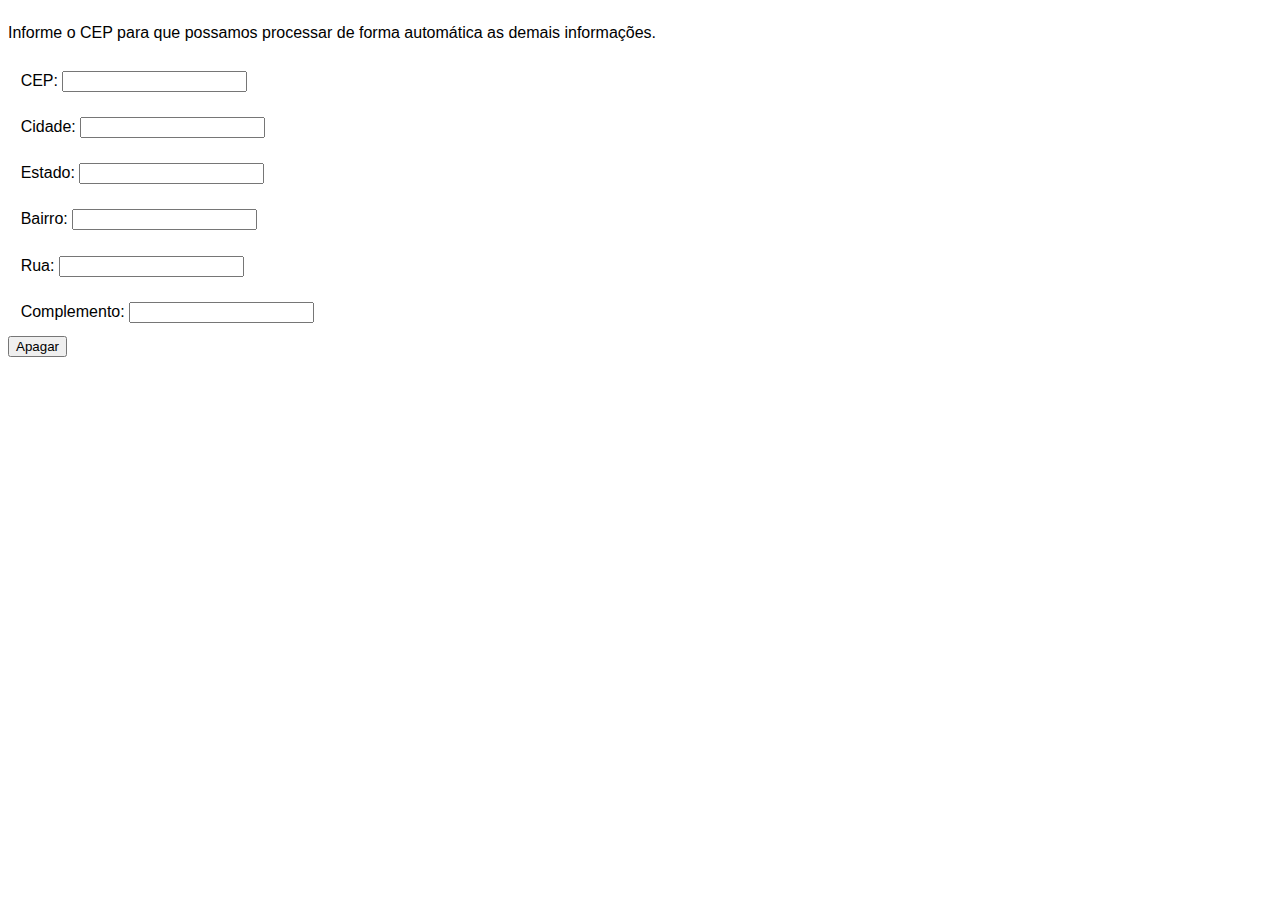
<file: meu_cep/index.html>
<!DOCTYPE html>
<html>
<head>
    <title>Buscar CEP com Javascript</title>
<meta charset="utf-8">
<link rel="stylesheet" type="text/css" href="cep.css">
</head>
<body>
<div>
    <p>Informe o CEP para que possamos processar de forma automática as demais informações.</p>
    <label>CEP: <input type="text" id="txtCep"></label>
    <label>Cidade: <input type="text" id="txtCidade"></label>
    <label>Estado: <input type="text" id="txtEstado"></label>
    <label>Bairro: <input type="text" id="txtBairro"></label>
    <label>Rua: <input type="text" id="txtRua"></label>
    <label>Complemento: <input type="text" id="txtComplemento"></label>
   <a href="index.html"> <button> Apagar </button> </a>
</div>      
<script src="jquery-3.4.1.min.js"></script>
<script src="main.js"></script>
</body>
</html>
</file>
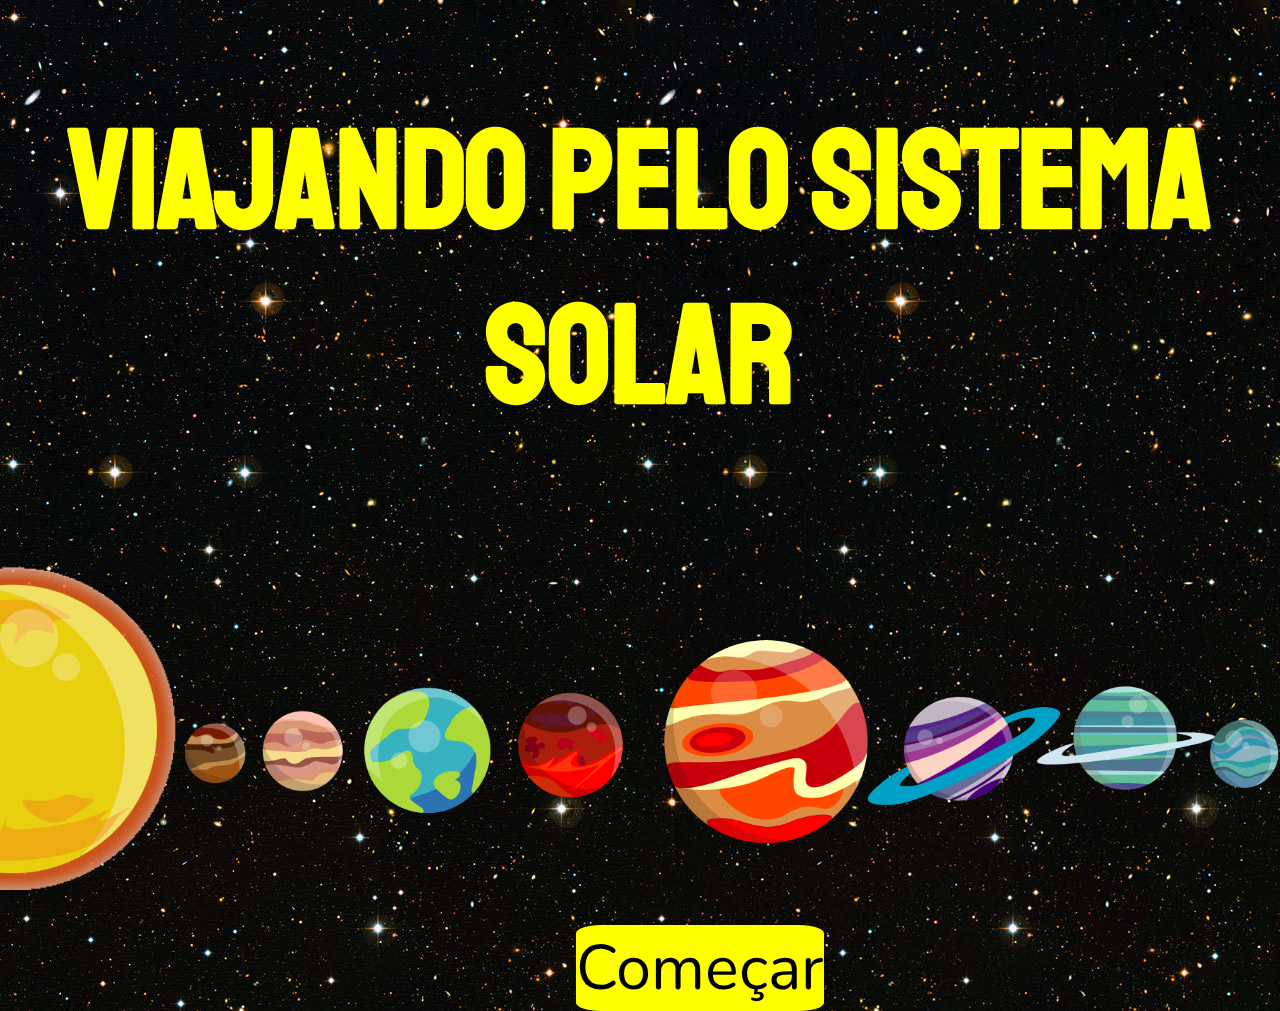
<file: site/index.html>
<!DOCTYPE html>
<html lang="pt-br">
<head>
	<title>Viajando pelo Sistema Solar</title>
	<meta charset="utf-8">
	<link rel="stylesheet" type="text/css" href="index.css">
	<link href="https://fonts.googleapis.com/css?family=Staatliches&display=swap" rel="stylesheet">
	<link href="https://fonts.googleapis.com/css?family=Nunito&display=swap" rel="stylesheet">
	<link rel="apple-touch-icon" sizes="57x57" href="./1x/apple-icon-57x57.png">
   <link rel="apple-touch-icon" sizes="60x60" href="./1x/apple-icon-60x60.png">
   <link rel="apple-touch-icon" sizes="72x72" href="./1x/apple-icon-72x72.png">
   <link rel="apple-touch-icon" sizes="114x114" href="./1x/apple-icon-114x114.png">
   <link rel="apple-touch-icon" sizes="120x120" href="./1x/apple-icon-120x120.png">
   <link rel="apple-touch-icon" sizes="152x152" href="./1x/apple-icon-152x152.png">
   <link rel="apple-touch-icon" sizes="180x180" href="./1x/apple-icon-180x180.png">
   <link rel="icon" type="image/png" sizes="192x192"  href="./1x/android-icon-192x192.png">
   <link rel="icon" type="image/png" sizes="32x32" href="./1x/favicon-32x32.png">
   <link rel="icon" type="image/png" sizes="96x96" href="./1x/favicon-96x96.png">
   <link rel="icon" type="image/png" sizes="16x16" href="./1x/favicon-16x16.png">
   <link rel="manifest" href="/manifest.json">
   <meta name="msapplication-TileColor" content="#ffffff">
   <meta name="msapplication-TileImage" content="/ms-icon-144x144.png">
   <meta name="theme-color" content="#ffffff">
</head>
<body>
<a href="#escolha" class="visually-hidden">Pular</a>

	<div class="container">
		<div class="row"></div>

		<div class="col"> 
			<a href="#" class="titulo"><div class="titulo"><h1>Viajando pelo sistema solar</h1></div></a>

	</div>
	</div>

	<div class="row-2">
			<img id="planetas" src="juntos.png" alt="Planetas do sitema solar em desenho">
	</div>
	<div class="row-3">
		<span class="link">
		
			<a href="escolha.html" id="escolha"> Começar </a>
	</span>
	</div>


	


</body>
</html>
</file>
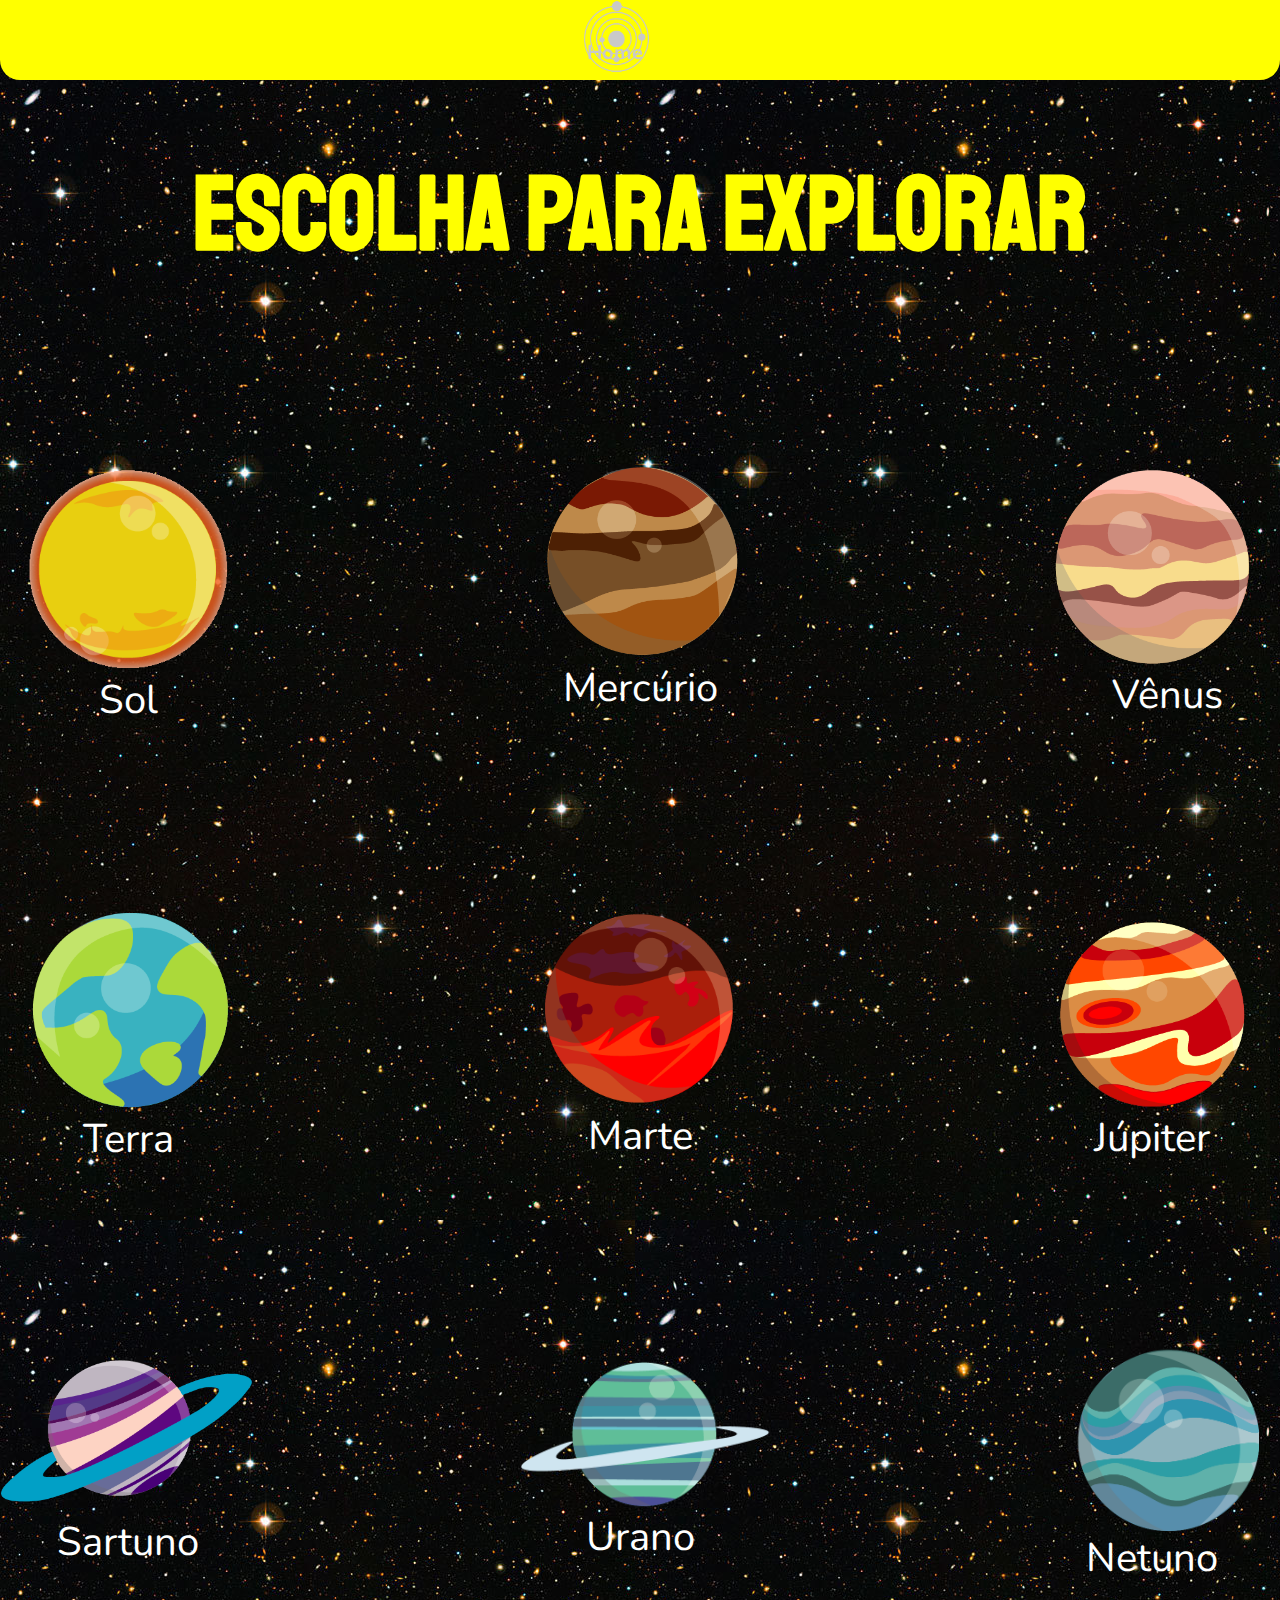
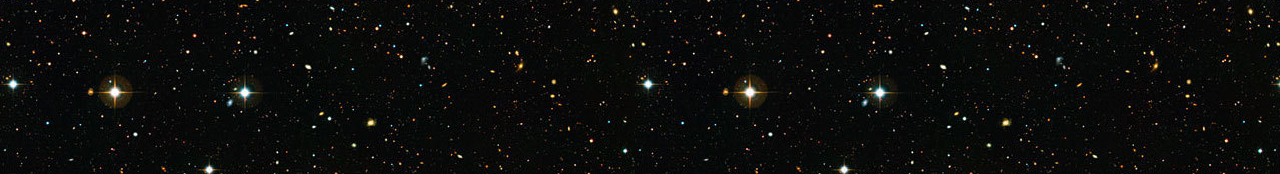
<file: site/escolha.html>
<!DOCTYPE html>

<html lang="pt-br">
<head>
	<meta charset="utf-8">
	
	<title>Viajando pelo sistema solar</title>
	<link rel="stylesheet" type="text/css" href="escolha.css">
	
	<link href="https://fonts.googleapis.com/css?family=Staatliches&display=swap" rel="stylesheet">
	<link href="https://fonts.googleapis.com/css?family=Nunito&display=swap" rel="stylesheet">
</head>
<body>
	<a href="#escolha" class="visually-hidden">Pular</a>
	<a  id="link_home" href="index.html"><div class="nav">
		<figure class="home">

	 <img id="logo" src="logo.png" alt="Home">
	 <figcaption>
	 	<h2>Home</h2>
	 </figcaption>


		</figure>

	</div></a>
	<div class="row"> <a href="#"><h1 class="escolha" id="escolha">Escolha para explorar</h1></a></div>
	<div class="game-board">
  <div class="box">

  	<img id="sun" src="sun.png" alt="Sol">

  	<a class="ei" 

  	id="sun1" href="sol.html" >Sol</a>

  </div>
  <div class="box"><img id="merc" src="mercurio.png" alt="Mercúrio">
  	<a class="ei" id="merc1" href="mercurio.html"> Mercúrio</a>

  </div>
  <div class="box"><img id="venus" src="venus.png" alt="Vênus">
  	<a class="ei" id="ven1" href="venus.html">Vênus</a>

  </div>

  <div class="box"><img id="terra" src="terra.png" alt="Terra">
  	<a id="ter1" href="terra.html">Terra</a>

  </div>
  <div class="box"><img id="marte" src="marte.png" alt="Marte">
  	<a class="mar1" href="marte.html">Marte</a>

  </div>
  <div class="box"><img id="jupiter" src="jupiter.png" alt="Júpiter">
  	<a class="jup1" href="jupiter.html">Júpiter</a>

  </div>
  <div class="box"><img id="saturno" src="saturno.png" alt="Sartuno">
  	<a class="sart1" href="saturno.html">Sartuno</a>

  </div>

  <div class="box"><img id="urano" src="urano.png" alt="Urano">
  	<a class="ura1" href="urano.html">Urano</a>
  </div>
  <div class="box"><img id="netuno" src="netuno.png" alt="Netuno">
  	<a class="net1" href="netuno.html">Netuno</a>

  </div>
</div>

</body>
</html>
</file>
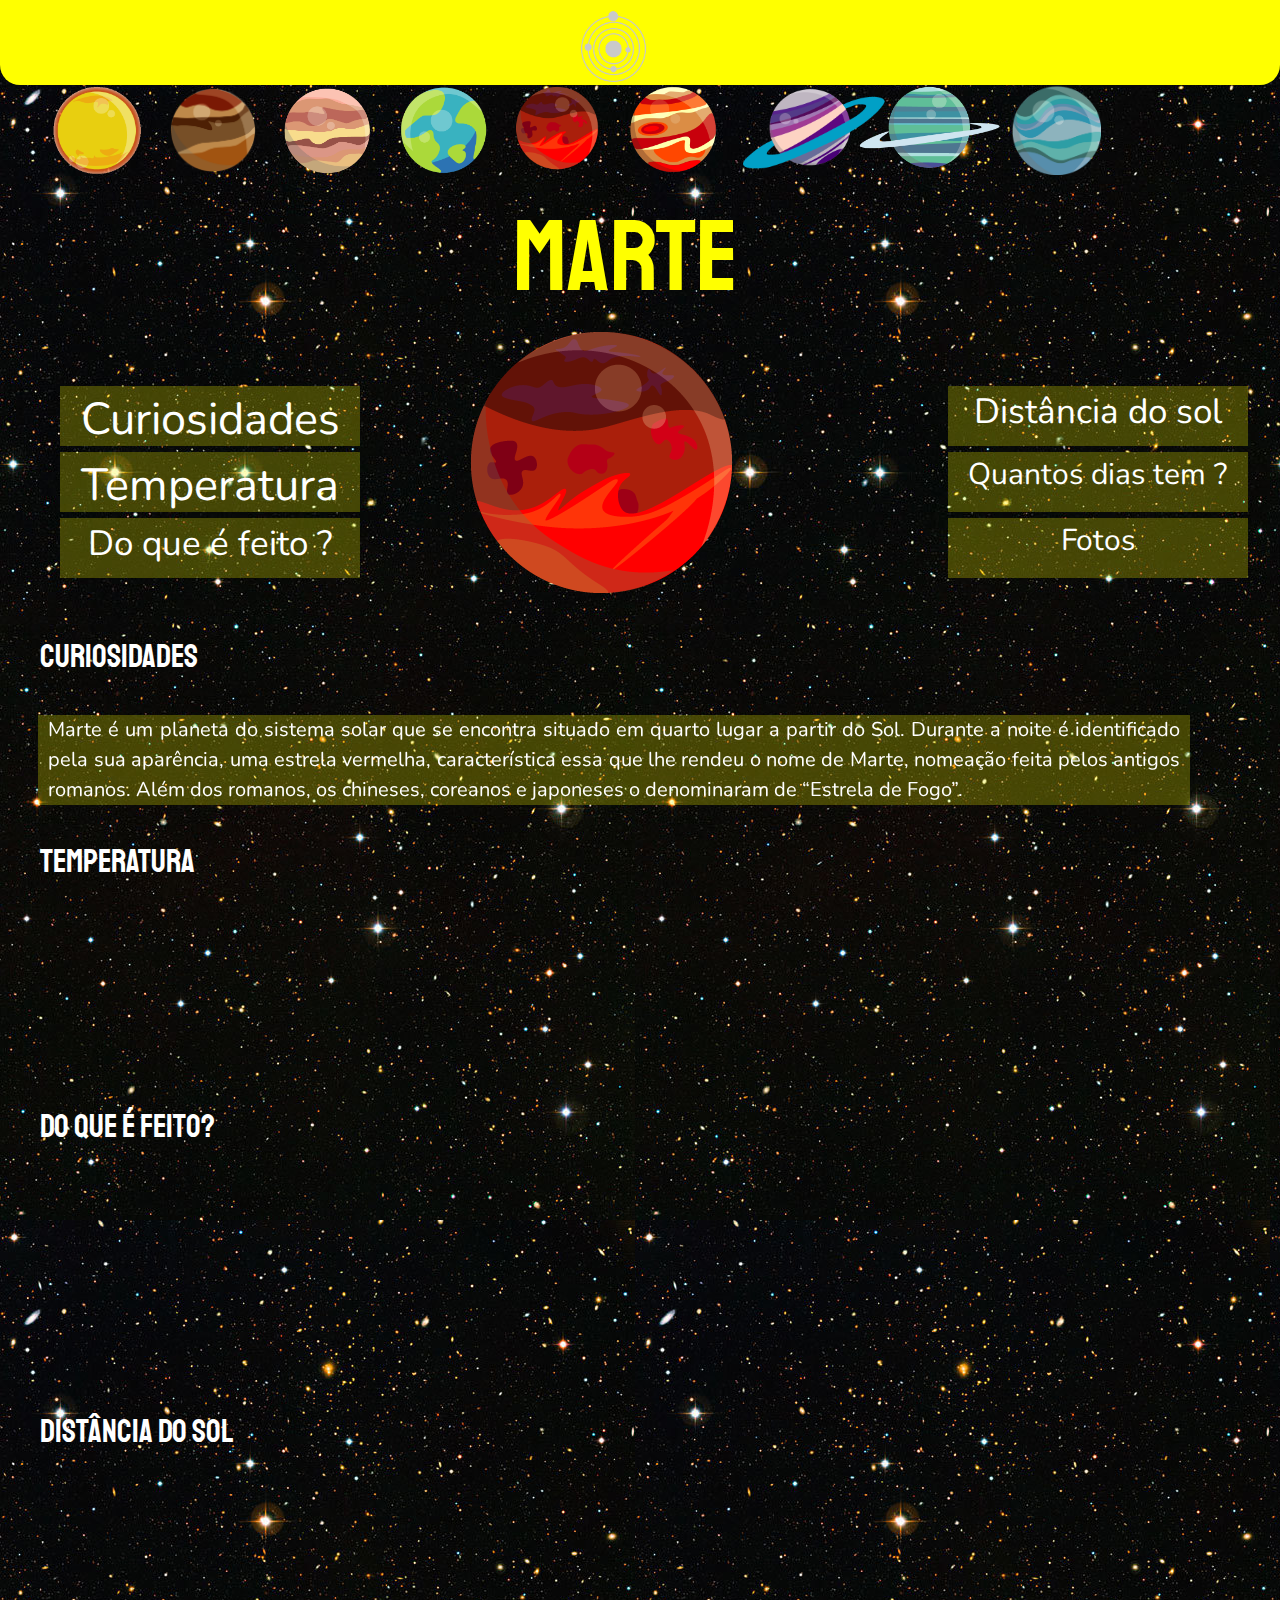
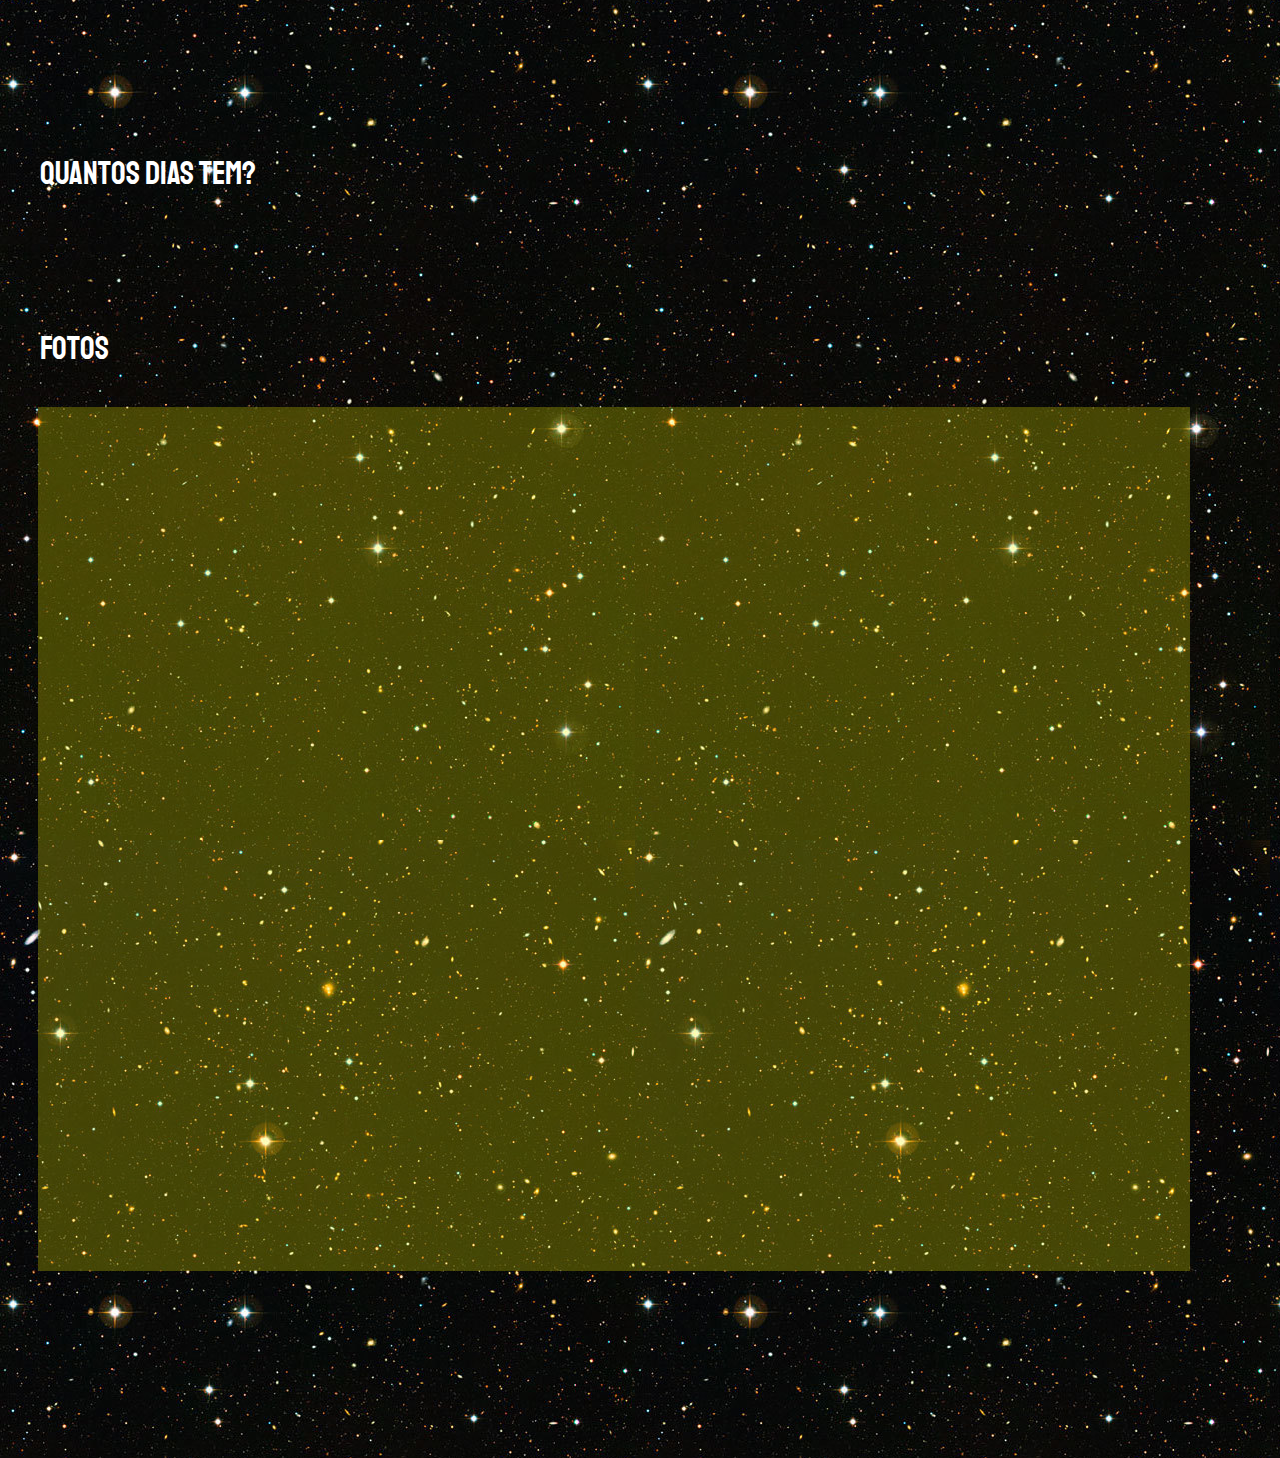
<file: site/marte.html>
<!DOCTYPE html>
<html lang="pt-br">
<head>
	<meta charset="utf-8">
	<title>Viajando pelo sistema solar - Mercúrio</title>
	<link rel="stylesheet" type="text/css" href="mercurio.css">
	<link rel="stylesheet" href="https://stackpath.bootstrapcdn.com/bootstrap/4.3.1/css/bootstrap.min.css" integrity="sha384-ggOyR0iXCbMQv3Xipma34MD+dH/1fQ784/j6cY/iJTQUOhcWr7x9JvoRxT2MZw1T" crossorigin="anonymous">
	<link href="https://fonts.googleapis.com/css?family=Staatliches&display=swap" rel="stylesheet">
	<link href="https://fonts.googleapis.com/css?family=Nunito&display=swap" rel="stylesheet">

    <link href="https://unpkg.com/aos@2.3.1/dist/aos.css" rel="stylesheet">

 
</head>


<body>
	<a href="#pular" class="sr-only sr-only-focusable">Pular</a>
	<a  id="link_home" href="index.html">
		<div class="nav-a">
		<figure class="home">

	 <img id="logo" src="logo.png" alt="home">
	 <figcaption>
	 	<p class="phome">Home</p>
	 </figcaption>


		</figure>
		</div></a>

	<div class="row-1">

		


	<a href="sol.html" class="xuxu">
      <span class="xuxu">
        
        <img id="sun-menu" src="sun.png" alt="Sol">
      
        <span class="name">Sol</span>
       
        </span>
    </a>


         <a href="#" class="xuxu">
  
			<span class="xuxu">
		<img id="merc-menu" src="mercurio.png" alt="mercúrio">
		<span class="name">Mércurio</span>
		</span>
		</a>
		<a href="venus.html" class="xuxu">
	       <span class="xuxu">
		<img id="ven-menu" src="venus.png" alt="vênus">
		<span  class="name">Vênus</span>
		</span>
	    </a>
		<a href="terra.html" class="xuxu">
		<span class="xuxu">
		<img id="ter-menu" src="terra.png" alt="terra">
		<span class="name">Terra</span>
		</span>
		</a>
		<a href="marte.html" class="xuxu">
         <span class="xuxu">
		<img id="mar-menu" src="marte.png" alt="marte" >
		<span class="name">Marte</span>
		</span>
		</a>
		<a href="jupiter.html" class="xuxu">
		<span class="xuxu">
		<img id="jup-menu" src="jupiter.png" alt="jupiter">
		<span class="name">Júpiter</span>
		</span>
		</a>
		<a href="saturno.html" class="xuxu">
		<span class="xuxu">
		<img id="sat-menu" src="saturno.png" alt="saturno">
		<span class="name">Saturno</span>
		</span>
	    </a>
		<a href="urano.html" class="xuxu">
		<span class="xuxu">
		<img id="ura-menu" src="urano.png" alt="urano">
		<span class="name">Urano</span>
		</span>
		</a>
		<a href="netuno.html" class="xuxu">
		<span class="xuxu">
		<img id="net-menu" src="netuno.png" alt="netuno">
		<span class="name">Netuno</span>
		</span>
		</a>
	</div>
	

	<div class="row">
		<h1 class="title" id="pular"><a class="title" href="#"> Marte </a> </h1>
	</div>

	<div class="row">
		<div class="col-2">
			
			<span id="Curiosidades"><a class="choose" href="#curi"> Curiosidades</a></span>
			<span id="Temperatura"><a href="#temp" class="choose"> Temperatura</a></span>
			<span id="Comp"><a class="choose" href="#doque">Do que é feito ?</a></span>

		</div>

		<div class="col-4">
			<img src="marte.png" alt="mercurio">
		</div>

		<div class="col-2">
			<span id="distancia"><a class="choose" href="#distanciado">Distância do sol</a></span>
			<span id="dias"><a class="choose" href="#quantos">Quantos dias tem ?</a></span>
			<span id="voce"><a class="choose" href="#fotos">Fotos</a></span>
		</div>

	</div>

	<div class="row-2">
		<h2 id="curi" class="titu">Curiosidades</h2>
		<div class="p1"  data-aos="zoom-out-up"><p class="p2" lang="pt-bt">Marte é um planeta do sistema solar que se encontra situado em quarto lugar a partir do Sol. Durante a noite é identificado pela sua aparência, uma estrela vermelha, característica essa que lhe rendeu o nome de Marte, nomeação feita pelos antigos romanos. Além dos romanos, os chineses, coreanos e japoneses o denominaram de “Estrela de Fogo”.</p>
		</div>
	</div>

		<div class="row-2">
		<h2 id="temp" class="titu">Temperatura</h2>
		<div class="p1" data-aos="zoom-out-up"><p class="p2" lang="pt-br">Em razão da fina espessura da atmosfera marciana, as temperaturas são baixas, não ultrapassando 20 graus, no entanto, os dados são imprecisos, pois não levam em conta as particularidades regionais do planeta.
		No verão a temperatura atinge – 36ºC e no inverno as temperaturas atingem – 130ºC.
		O diâmetro do planeta é de 6.794 quilômetros e as temperaturas oscilam entre 20ºC e – 130ºC. A composição atmosférica em marte é de dióxido de carbono, nitrogênio, oxigênio e monóxido de carbono.
	</p>
		</div>
		</div>

		<div class="row-2">
		<h2 id="doque" class="titu">Do que é feito?</h2>
			<span class="elementos" data-aos="zoom-out-up">
				
				<img class="ele" src="oxig.svg" alt="Oxigênio">
				<img class="ele" src="helio.svg" alt="Hélio">
				<img class="ele" src="sodio.svg" alt="Sódio">
			</span> 
			</div>

			<div class="row-2">
		<h2 id="distanciado" class="titu">Distância do Sol </h2>
		<img src="aaaa.png" alt="Mercúrio e o sol tem 58 milhões de kilomentros de distância " class= "id-dist" data-aos="zoom-out-up">
	</div>

		<div class="row-2">
		<h2 id="quantos" class="titu">Quantos dias tem? </h2>
		<div class="p1" data-aos="zoom-out-up"><p class="p2" lang="pt-br">Marte é um planeta com tamanho inferior ao da Terra. Para realização do movimento de rotação, a duração é de 24,6 horas e translação 687 dias.</p>
</div>

		
	</div>
	<div class="row-2">

		<h2 id="fotos" class="titu">Fotos</h2>
		<div class="p1">
		
		<div id="carouselExampleControls" class="carousel slide" data-ride="carousel" data-aos="zoom-out-up">
  <div class="carousel-inner">
    <div class="carousel-item active">
      <img class="d-block w-100" src="ma1.jpg" alt="Crateras de Vênus">
    </div>
    <div class="carousel-item">
      <img class="d-block w-100" src="ma2.jpg" alt="Surperfice de Vênus">
    </div>
    <div class="carousel-item">
      <img class="d-block w-100" src="ma3.jpg" alt="Cratera de Abelin ">
    </div>
  </div>
  <a class="carousel-control-prev" href="#carouselExampleControls" role="button" data-slide="prev">
    <span class="carousel-control-prev-icon" aria-hidden="true"></span>
    <span class="sr-only">Anterior</span>
  </a>
  <a class="carousel-control-next" href="#carouselExampleControls" role="button" data-slide="next">
    <span class="carousel-control-next-icon" aria-hidden="true"></span>
    <span class="sr-only">Próximo</span>
  </a>
</div>


		</div>

		</div>
			


		
		


<script src="https://unpkg.com/aos@2.3.1/dist/aos.js"></script>
<script>
      AOS.init();
    </script>

    <script src="https://code.jquery.com/jquery-3.3.1.slim.min.js" integrity="sha384-q8i/X+965DzO0rT7abK41JStQIAqVgRVzpbzo5smXKp4YfRvH+8abtTE1Pi6jizo" crossorigin="anonymous"></script>
    <script src="https://cdnjs.cloudflare.com/ajax/libs/popper.js/1.14.3/umd/popper.min.js" integrity="sha384-ZMP7rVo3mIykV+2+9J3UJ46jBk0WLaUAdn689aCwoqbBJiSnjAK/l8WvCWPIPm49" crossorigin="anonymous"></script>
    <script src="https://stackpath.bootstrapcdn.com/bootstrap/4.1.3/js/bootstrap.min.js" integrity="sha384-ChfqqxuZUCnJSK3+MXmPNIyE6ZbWh2IMqE241rYiqJxyMiZ6OW/JmZQ5stwEULTy" crossorigin="anonymous"></script>

<noscript src="https://unpkg.com/aos@2.3.1/dist/aos.js"></noscript>
<noscript>
      AOS.init();
    </noscript>

  
</body>
</html>
</file>
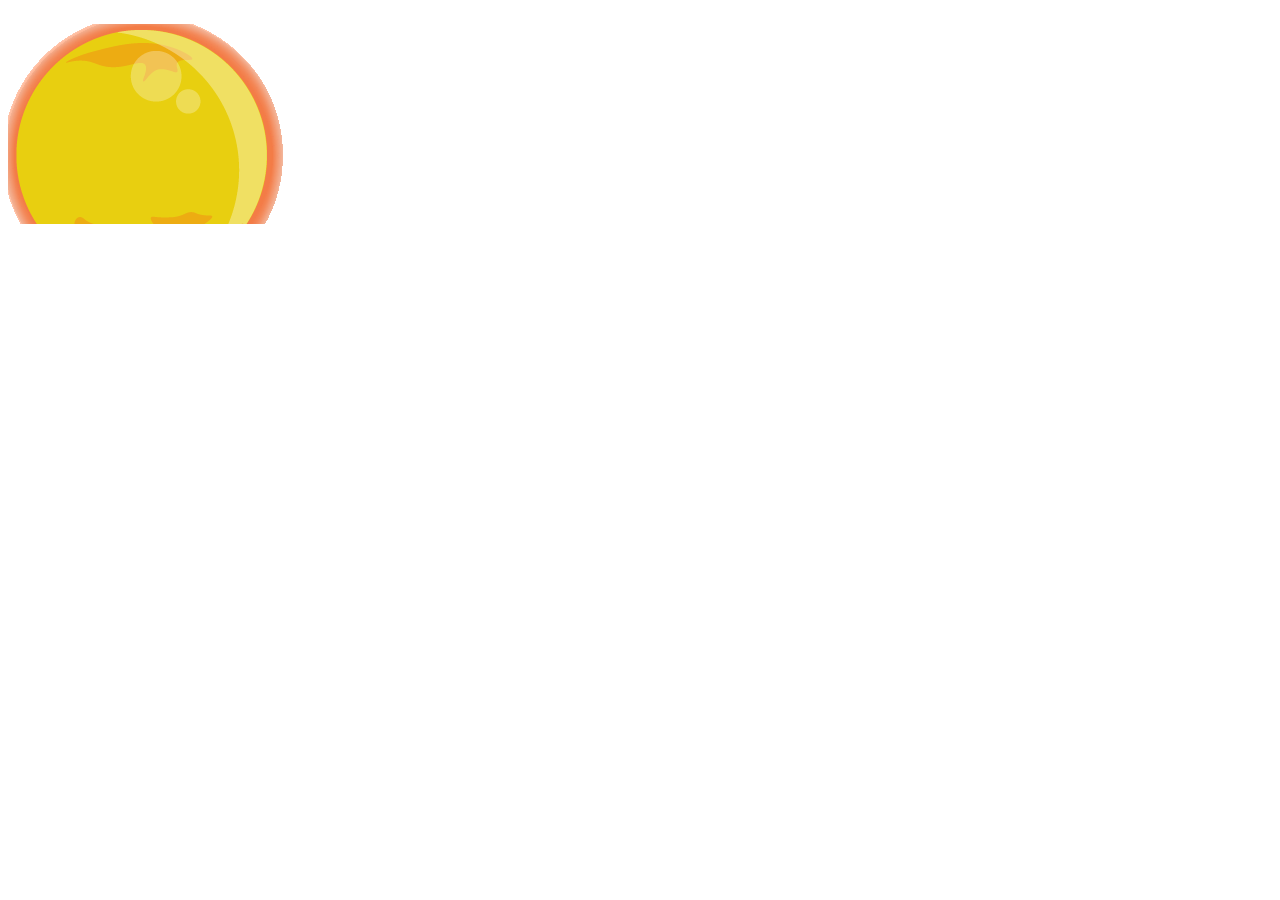
<file: site/menu.html>
<!DOCTYPE html>
<html>
<head>
  <title>ahhhh</title>
  <link rel="stylesheet" type="text/css" href="menu.css">
</head>


<body>

  
      <ul class="demo-3">
    <li>
        <figure>
            <img src="sun.png" alt=""/>
            <figcaption>
                <h2>This is a cool title!</h2>
                <p>Lorem ipsum dolor sit amet, consectetur adipiscing elit, sed do eiusmod tempor incididunt ut labore et dolore magna aliqua. Ut enim ad minim veniam, quis nost.</p>
            </figcaption>
        </figure>
    </li>
</ul>

</body>
</html>
</file>
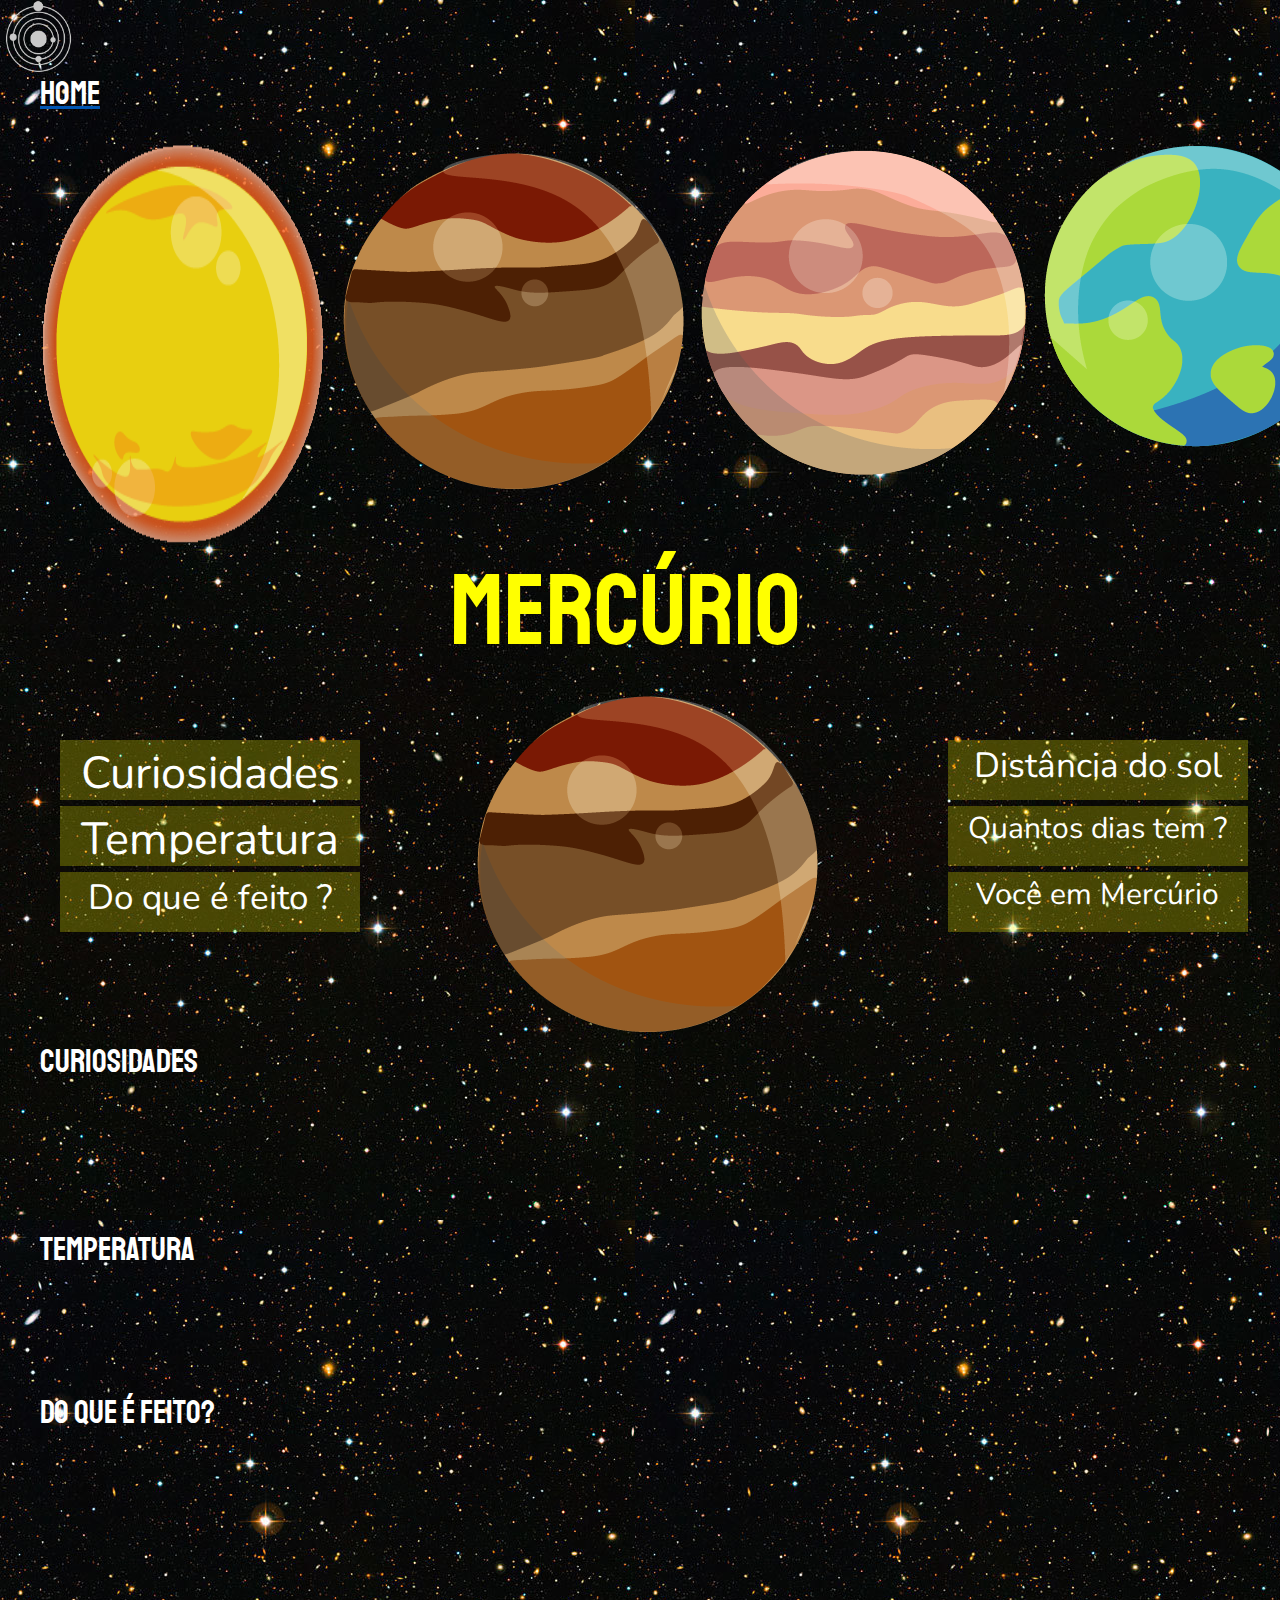
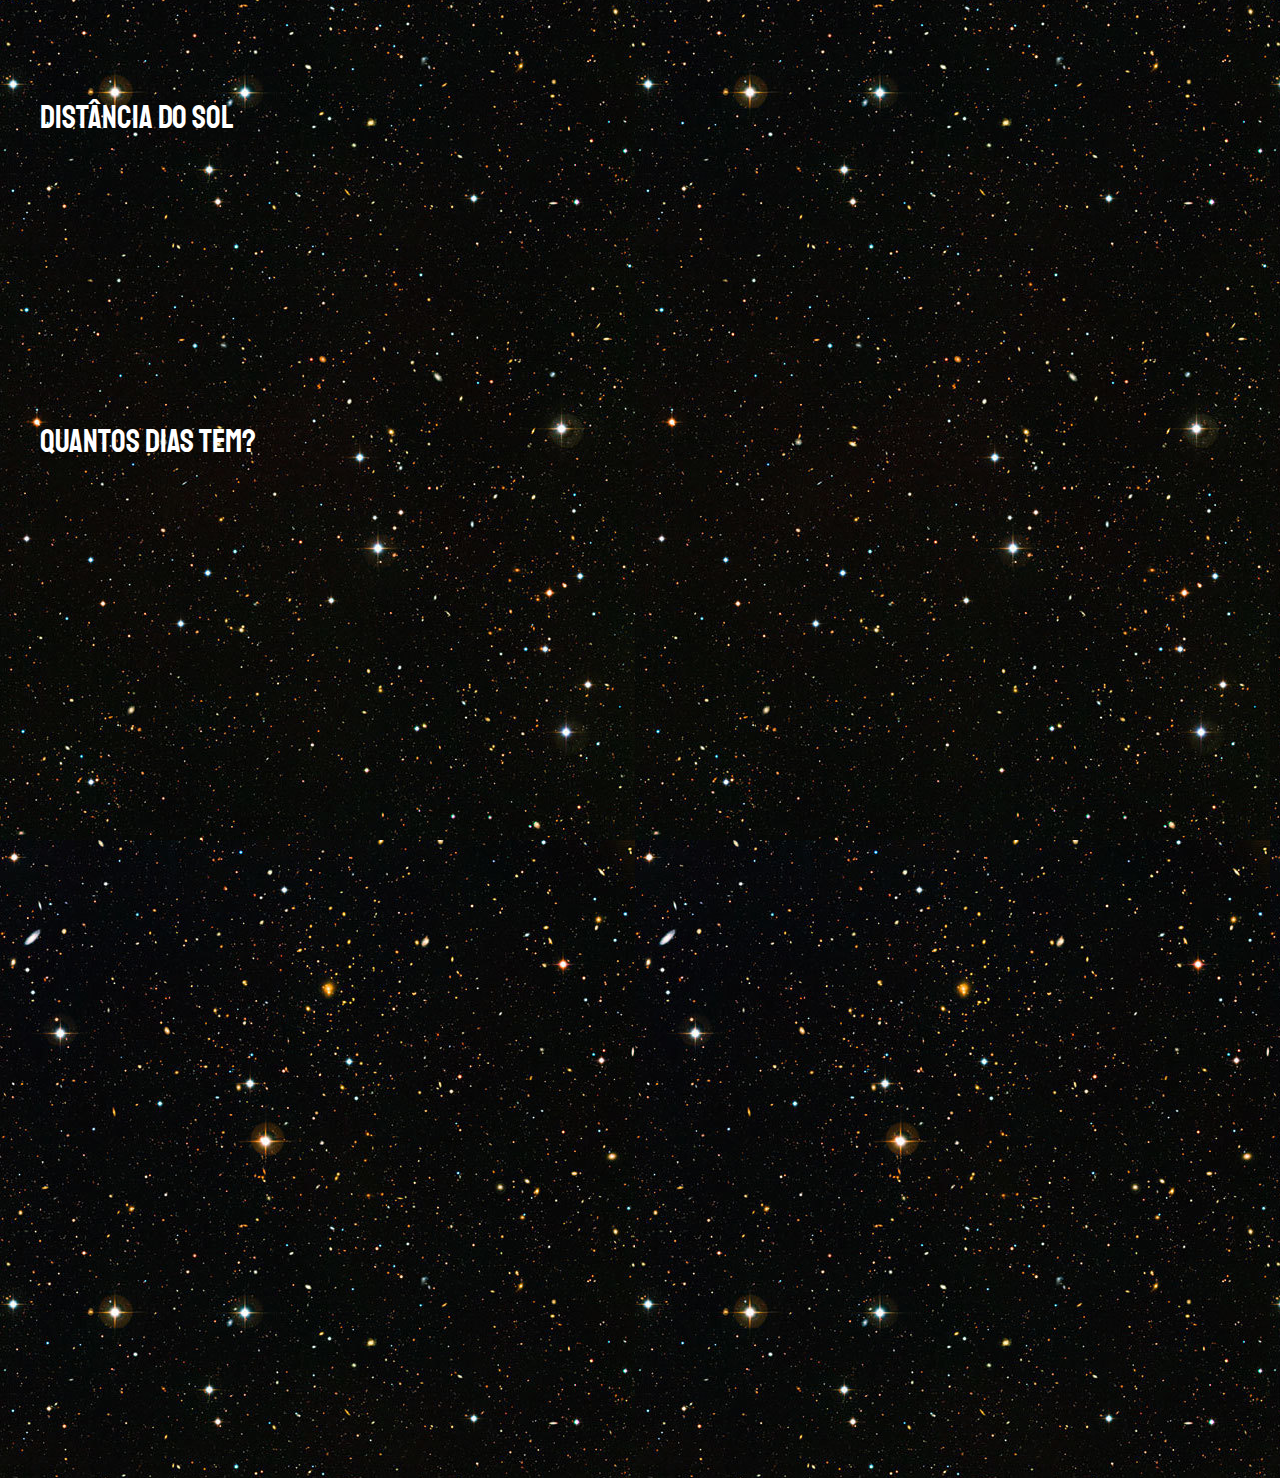
<file: site/mercurio.html>
<!DOCTYPE html>
<html>
<head>
	<title>Viajando pelo sistema solar - Mercúrio</title>
	<meta charset="utf-8"/>
	<link rel="stylesheet" type="text/css" href="mercurio.css">
	<link rel="stylesheet" href="https://stackpath.bootstrapcdn.com/bootstrap/4.3.1/css/bootstrap.min.css" integrity="sha384-ggOyR0iXCbMQv3Xipma34MD+dH/1fQ784/j6cY/iJTQUOhcWr7x9JvoRxT2MZw1T" crossorigin="anonymous">
	<link href="https://fonts.googleapis.com/css?family=Staatliches&display=swap" rel="stylesheet">
	<link href="https://fonts.googleapis.com/css?family=Nunito&display=swap" rel="stylesheet"></title>

    <link href="https://unpkg.com/aos@2.3.1/dist/aos.css" rel="stylesheet">

 
</head>


<body>
	<a  id="link_home" href="index.html"><div class="nav">
		<figure class="home">

	 <img id="logo" src="logo.png">
	 <figcaption>
	 	<h2>Home</h2>
	 </figcaption>


		</figure>
		</div></a>

	<div class="row-1">

		<img id="sun-menu" src="sun.png">
		<img id="merc-menu" src="mercurio.png">
		<img id="ven-menu" src="venus.png">
		<img id="ter-menu" src="terra.png">
		<img id="mar-menu" src="marte.png">
		<img id="jup-menu" src="jupiter.png">
		<img id="sat-menu" src="saturno.png">
		<img id="ura-menu" src="urano.png">
		<img id="net-menu" src="netuno.png">
	</div>
	

	<div class="row">
		<h1 class="title">Mercúrio</h1>
	</div>

	<div class="row">
		<div class="col-2">
			
			<span id="Curiosidades"><a class="choose" href="#curi"> Curiosidades</a></span>
			<span id="Temperatura"><a href="#temp"class="choose"> Temperatura</a></span>
			<span id="Comp"><a class="choose" href="#doque">Do que é feito ?</a></span>

		</div>

		<div class="col-4">
			<img src="mercurio.png">
		</div>

		<div class="col-2">
			<span id="distancia"><a class="choose" href="#distanciado">Distância do sol</a></span>
			<span id="dias"><a class="choose" href="#quantos">Quantos dias tem ?</a></span>
			<span id="voce"><a class="choose" href="#doque">Você em Mercúrio</a></span>
		</div>

	</div>

	<div class="row-2">
		<h2 id="curi"class="titu">Curiosidades</h2>
		<div class="p1"  data-aos="zoom-out-up"><p id="p1">Mercúrio, que está diretamente conectado ao poder da comunicação, tem como homenagem o dia de quarta-feira. Esse é sempre o momento ideal para se focar nos estudos, em um aprendizado rápido e em pesquisas que precisam de foco extremo para serem efetuadas.
		O planeta vai sempre favorecer questões que estão diretamente relacionadas ao poder da concentração, questões ligadas ao raciocínio e a trabalhos que solicitem uma grande capacidade intelectual.</p>
		</div>

		<div class="row-2">
		<h2 id="temp" class="titu">Temperatura</h2>
		<div class="p1" data-aos="zoom-out-up"><p id="p1">Com uma temperatura que varia entre 427ºC e -137ºC, mercúrio é o planeta que possui a maior amplitude térmica (variação de temperatura) do sistema solar, cerca de 600ºC.</p>
		</div>

		<div class="row-2">
		<h2 id="doque" class="titu">Do que é feito?</h2>
			<span class="elementos"data-aos="zoom-out-up">
				
				<img class="ele" src="oxig.svg">
				<img class="ele" src="helio.svg">
				<img class="ele" src="sodio.svg">
			</span>

			<div class="row-2">
		<h2 id="distanciado" class="titu">Distância do Sol </h2>
		<img src="aaaa.png" id="id-dist" data-aos="zoom-out-up">
	</div>

		<div class="row-2">
		<h2 id="quantos" class="titu">Quantos dias tem? </h2>
		<div class="p1" data-aos="zoom-out-up"><p id="p1">Com uma temperatura que varia entre 427ºC e -137ºC, mercúrio é o planeta que possui a maior amplitude térmica (variação de temperatura) do sistema solar, cerca de 600ºC.</p>
		</div>

		<img src="mercurio.gif" id="id-dist" data-aos="zoom-out-up">
	</div>


	<script src="https://unpkg.com/aos@2.3.1/dist/aos.js"></script>
	<script>
      AOS.init();
    </script>

</body>
</html>
</file>
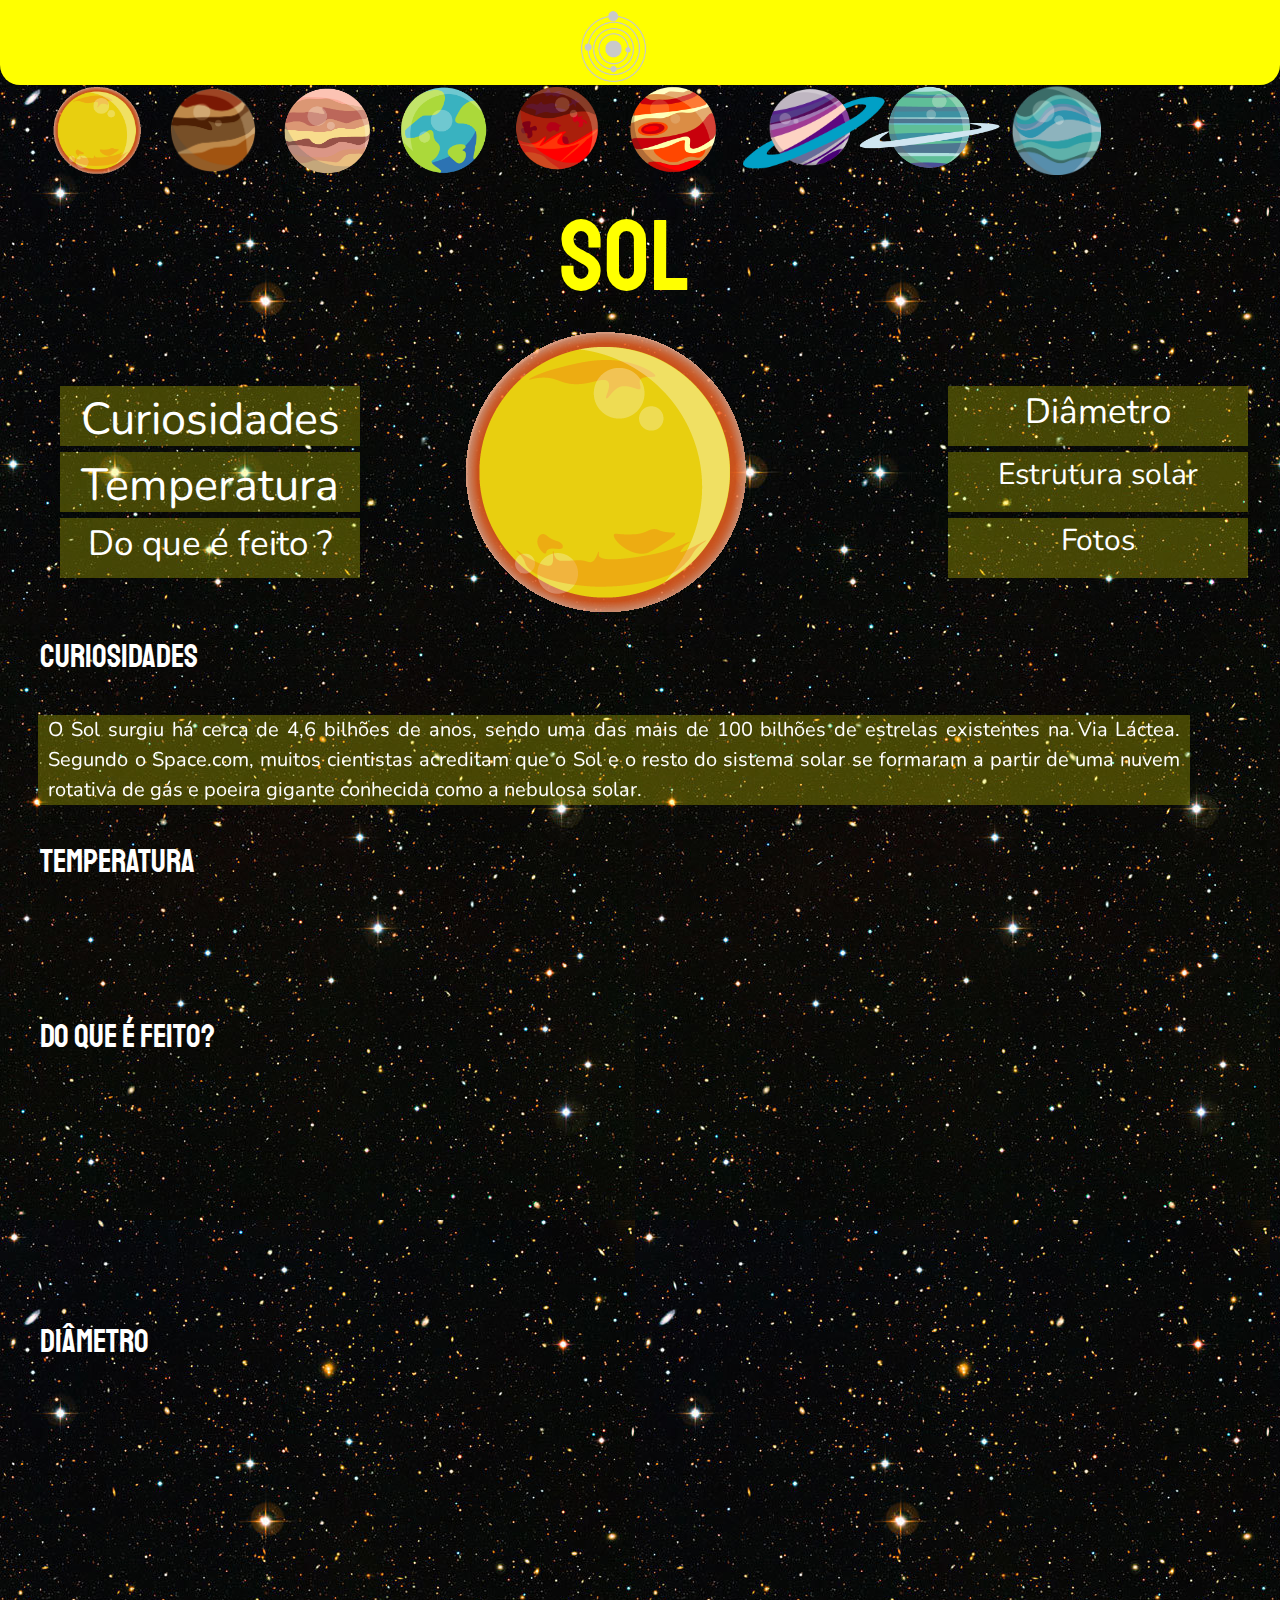
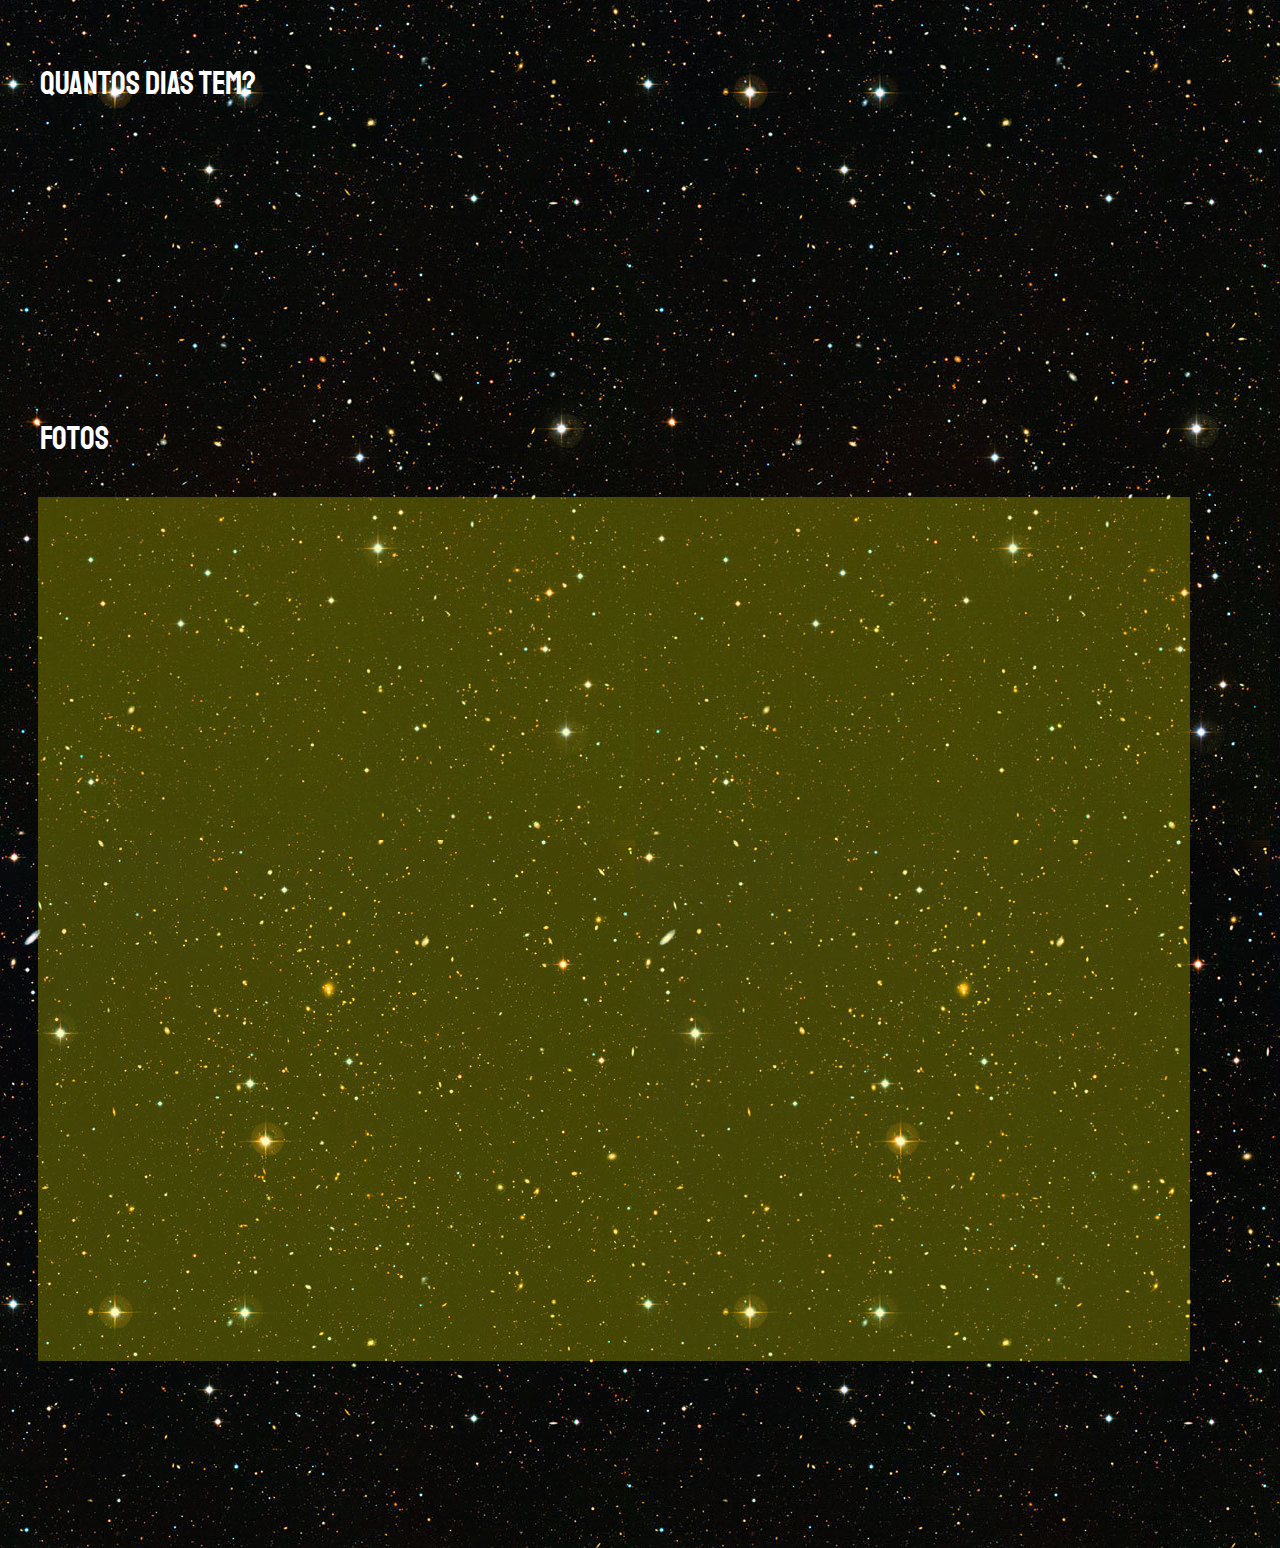
<file: site/sol.html>
<!DOCTYPE html>
<html lang="pt-br">
<head>
	<meta charset="utf-8">
	<title>Viajando pelo sistema solar - Mercúrio</title>
	<link rel="stylesheet" type="text/css" href="mercurio.css">
	<link rel="stylesheet" href="https://stackpath.bootstrapcdn.com/bootstrap/4.3.1/css/bootstrap.min.css" integrity="sha384-ggOyR0iXCbMQv3Xipma34MD+dH/1fQ784/j6cY/iJTQUOhcWr7x9JvoRxT2MZw1T" crossorigin="anonymous">
	<link href="https://fonts.googleapis.com/css?family=Staatliches&display=swap" rel="stylesheet">
	<link href="https://fonts.googleapis.com/css?family=Nunito&display=swap" rel="stylesheet">

    <link href="https://unpkg.com/aos@2.3.1/dist/aos.css" rel="stylesheet">

 
</head>


<body>
	<a href="#pular" class="sr-only sr-only-focusable">Pular</a>
	<a  id="link_home" href="index.html">
		<div class="nav-a">
		<figure class="home">

	 <img id="logo" src="logo.png" alt="home">
	 <figcaption>
	 	<p class="phome">Home</p>
	 </figcaption>


		</figure>
		</div></a>

	<div class="row-1">

		


	<a href="sol.html" class="xuxu">
      <span class="xuxu">
        
        <img id="sun-menu" src="sun.png" alt="Sol">
      
        <span class="name">Sol</span>
       
        </span>
    </a>


         <a href="mercurio.html" class="xuxu">
  
			<span class="xuxu">
		<img id="merc-menu" src="mercurio.png" alt="mercúrio">
		<span class="name">Mércurio</span>
		</span>
		</a>
		<a href="venus.html" class="xuxu">
	       <span class="xuxu">
		<img id="ven-menu" src="venus.png" alt="vênus">
		<span  class="name">Vênus</span>
		</span>
	    </a>
		<a href="terra.html" class="xuxu">
		<span class="xuxu">
		<img id="ter-menu" src="terra.png" alt="terra">
		<span class="name">Terra</span>
		</span>
		</a>
		<a href="marte.html" class="xuxu">
         <span class="xuxu">
		<img id="mar-menu" src="marte.png" alt="marte" >
		<span class="name">Marte</span>
		</span>
		</a>
		<a href="jupiter.html" class="xuxu">
		<span class="xuxu">
		<img id="jup-menu" src="jupiter.png" alt="jupiter">
		<span class="name">Júpiter</span>
		</span>
		</a>
		<a href="saturno.html" class="xuxu">
		<span class="xuxu">
		<img id="sat-menu" src="saturno.png" alt="saturno">
		<span class="name">Saturno</span>
		</span>
	    </a>
		<a href="urano.html" class="xuxu">
		<span class="xuxu">
		<img id="ura-menu" src="urano.png" alt="urano">
		<span class="name">Urano</span>
		</span>
		</a>
		<a href="netuno.html" class="xuxu">
		<span class="xuxu">
		<img id="net-menu" src="netuno.png" alt="netuno">
		<span class="name">Netuno</span>
		</span>
		</a>
	</div>

	<div class="row">
		<h1 class="title" id="pular"><a class="title" href="#"> Sol </a> </h1>
	</div>

	<div class="row">
		<div class="col-2">
			
			<span id="Curiosidades"><a class="choose" href="#curi"> Curiosidades</a></span>
			<span id="Temperatura"><a href="#temp" class="choose"> Temperatura</a></span>
			<span id="Comp"><a class="choose" href="#doque">Do que é feito ?</a></span>

		</div>

		<div class="col-4">
			<img src="sun.png" alt="Sol">
		</div>

		<div class="col-2">
			<span id="distancia"><a class="choose" href="#distanciado">Diâmetro</a></span>
			<span id="dias"><a class="choose" href="#quantos">Estrutura solar</a></span>
			<span id="voce"><a class="choose" href="#fotos">Fotos</a></span>
		</div>

	</div>

	<div class="row-2">
		<h2 id="curi" class="titu">Curiosidades</h2>
		<div class="p1"  data-aos="zoom-out-up"><p class="p2" lang="pt-bt">O Sol surgiu há cerca de 4,6 bilhões de anos, sendo uma das mais de 100 bilhões de estrelas existentes na Via Láctea. Segundo o Space.com, muitos cientistas acreditam que o Sol e o resto do sistema solar se formaram a partir de uma nuvem rotativa de gás e poeira gigante conhecida como a nebulosa solar.</p>
		</div>
	</div>

		<div class="row-2">
		<h2 id="temp" class="titu">Temperatura</h2>
		<div class="p1" data-aos="zoom-out-up"><p class="p2" lang="pt-br">Sua temperatura varia de cerca de 5,800°C na superfície a cerca de 15,600,000°C no núcleo.
        A massa do Sol representa mais de 98.8% da massa total do Sistema Solar sendo que o planeta Júpiter contém a maior parte da massa restante.</p>
		</div>
		</div>

		<div class="row-2">
		<h2 id="doque" class="titu">Do que é feito?</h2>
			<span class="elementos" data-aos="zoom-out-up">
				
				<img class="ele" src="oxig.svg" alt="Oxigênio">
				<img class="ele" src="helio.svg" alt="Hélio">
				<img class="ele" src="sodio.svg" alt="Sódio">
			</span> 
			</div>

			<div class="row-2">
		<h2 id="distanciado" class="titu"> Diâmetro </h2>
		<img src="aaaa.png" alt="Mercúrio e o sol tem 58 milhões de kilomentros de distância " class= "id-dist" data-aos="zoom-out-up">
	</div>

		<div class="row-2">
		<h2 id="quantos" class="titu">Quantos dias tem? </h2>
		<div class="p1" data-aos="zoom-out-up"><p class="p2" lang="pt-br">
		O Sol pode ser dividido em partes com diferentes propriedades físicas, confira quais são elas:

Núcleo: onde ocorrem as fusões nucleares, e o processo de nucleossíntese representa cerca de 25% da massa do Sol.
Zona radiativa: onde a radiação eletromagnética produzida pelo núcleo é refletida por muitas vezes, e essa leva milhares de anos para escapar de seu interior.
Zona convectiva: uma camada instável que transmite calor por meio da convecção, nessa região ocorrem erupções solares.
Fotosfera: a camada mais externa do Sol, é com base nela que toda a luz solar é irradiada. A fotosfera tem cerca de 100 km de espessura.
Cromosfera: uma camada de baixa densidade que marca a transição entre a atmosfera solar e a coroa solar.
Coroa: uma aura de plasma que permeia milhões de quilômetros ao redor do Sol, sua temperatura pode chegar a 1.000.000 ºC. Acredita-se que essa temperatura surja em razão do intenso campo magnético do Sol.</p>
		</div>
	</div>
	<div class="row-2">

		<h2 id="fotos" class="titu">Fotos</h2>
		<div class="p1">
		
		<div id="carouselExampleControls" class="carousel slide" data-ride="carousel" data-aos="zoom-out-up">
  <div class="carousel-inner">
    <div class="carousel-item active">
      <img class="d-block w-100" src="s1.jpg" alt="Foto do sol">
    </div>
    <div class="carousel-item">
      <img class="d-block w-100" src="s2.jpg" alt="Foto do filamento do sol">
    </div>
    <div class="carousel-item">
      <img class="d-block w-100" src="s3.jpg" alt="Superfice do sol ">
    </div>
  </div>
  <a class="carousel-control-prev" href="#carouselExampleControls" role="button" data-slide="prev">
    <span class="carousel-control-prev-icon" aria-hidden="true"></span>
    <span class="sr-only">Anterior</span>
  </a>
  <a class="carousel-control-next" href="#carouselExampleControls" role="button" data-slide="next">
    <span class="carousel-control-next-icon" aria-hidden="true"></span>
    <span class="sr-only">Próximo</span>
  </a>
</div>


		</div>

		</div>
			


		
		


<script src="https://unpkg.com/aos@2.3.1/dist/aos.js"></script>
<script>
      AOS.init();
    </script>

    <script src="https://code.jquery.com/jquery-3.3.1.slim.min.js" integrity="sha384-q8i/X+965DzO0rT7abK41JStQIAqVgRVzpbzo5smXKp4YfRvH+8abtTE1Pi6jizo" crossorigin="anonymous"></script>
    <script src="https://cdnjs.cloudflare.com/ajax/libs/popper.js/1.14.3/umd/popper.min.js" integrity="sha384-ZMP7rVo3mIykV+2+9J3UJ46jBk0WLaUAdn689aCwoqbBJiSnjAK/l8WvCWPIPm49" crossorigin="anonymous"></script>
    <script src="https://stackpath.bootstrapcdn.com/bootstrap/4.1.3/js/bootstrap.min.js" integrity="sha384-ChfqqxuZUCnJSK3+MXmPNIyE6ZbWh2IMqE241rYiqJxyMiZ6OW/JmZQ5stwEULTy" crossorigin="anonymous"></script>


</html>
</file>
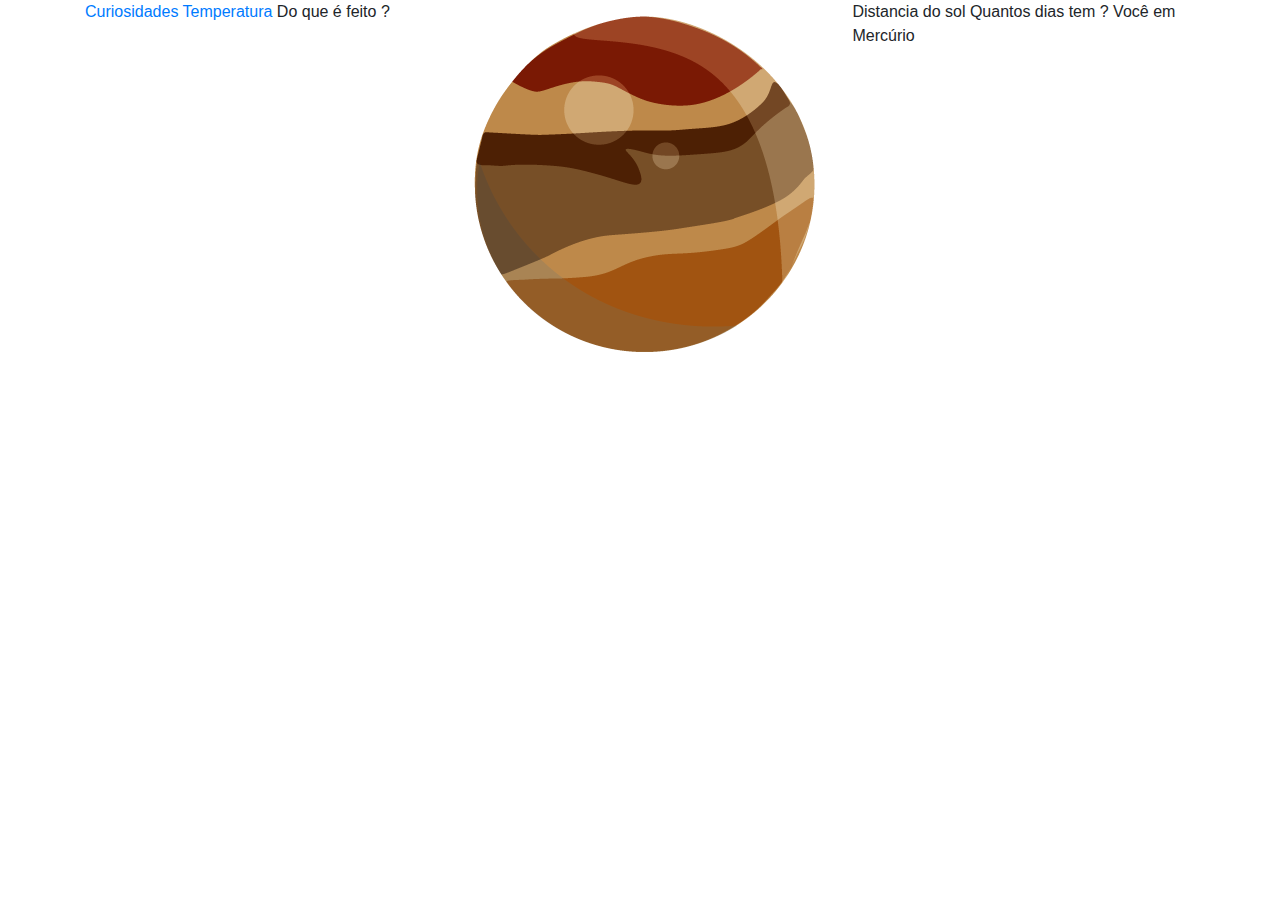
<file: site/teste.html>
<!DOCTYPE html>
<html>
<head>
	<title>Teste</title>
	<link rel="stylesheet" href="https://stackpath.bootstrapcdn.com/bootstrap/4.3.1/css/bootstrap.min.css" integrity="sha384-ggOyR0iXCbMQv3Xipma34MD+dH/1fQ784/j6cY/iJTQUOhcWr7x9JvoRxT2MZw1T" crossorigin="anonymous">
</head>
<body>
	<div class="container">
		<div class="row">
    <div class="col">
      <span id="Curiosidades"><a href="#curi"> Curiosidades</a></span>
			<span id="Temperatura"><a href="#temp"> Temperatura</a></span>
			<span id="Comp">Do que é feito ?</span>

    </div>
    <div class="col">
      <img src="mercurio.png">
    </div>
    <div class="col">
      <span id="distancia">Distancia do sol</span>
			<span id="dias">Quantos dias tem ?</span>
			<span id="voce">Você em Mercúrio</span>
    </div>
  </div>
		
	</div>


</body>
</html>
</file>
<file: meu_cep/cep.css>
div{
	display: flex;
	flex-direction: column;
	font-family: 'Roboto', sans-serif;


}
label{
	padding: 1%;
}
</file>
<file: site/index.css>
body{
	margin: 0px;
	padding: 0px;
	width: 100%;
	background-image: url(fundo.jpg);
	font-size: 70px;
}

.titulo{
	font-family: 'Staatliches', cursive;
	color: #FFFF00;
	text-align: center;
	font-size: 100%;
	text-decoration: none;
	 

}


#planetas{
	width: 100%;
}


.link a{
	font-family: 'Nunito', sans-serif;
	background-color: #FFFF00;
	width: 90%;
	height: 90%;
	color: black;
	text-decoration: none;
	text-align: center;
	font-size: 90%;
	margin: 0% 0% 0% 45%;
	border-radius: 10% 10% 10% 10%;

}
.visually-hidden{
	position: absolute;
	visibility: hidden;
}




.row-3{
		width: 100%;
		justify-content: center;
	}

.b1:hover{
      box-shadow: 0px 0px 0px #e8b447;
   }
</file>
<file: site/escolha.css>
body{
	margin: 0px;
	padding: 0px;
	width: 100%;
	background-image: url(fundo.jpg);
	font-size: 40px;
	justify-content: center;
}
.game-board {
    display: grid;
    grid-template-rows: 80% 80% 80%;
    grid-template-columns: 40% 40% 40%;
    justify-content: center;
}
.box {
  background: transparent;
  border: 1px solid transparent;
  border-radius: 10px;
  display: flex;
  flex-direction: column;
  align-items: center;
  justify-content: center;
  color: #AAA;
}

#sun{
	width: 40%;
	margin-top: 20px;
}

#merc{
	width: 40%;
	margin-top: -0px;
	
}

#venus{
	width: 40%;
	margin-top: 10px;
	
}


#terra{
	width: 40%;
	margin-top: -50px;
	
}
#marte{
	width: 40%;
	margin-top: -50px;
	
}

#jupiter{
	width: 38%;
	margin-top: -40px;
	
}

#saturno{
	width: 50%;
	margin-top: -150px;
	
}


#urano{
	width: 50%;
	margin-top: -150px;
	margin-left: 10px;
}

#netuno{
	width: 36%;
	margin-top: -140px;
	margin-left: 30px;
}


.nomes {
	margin-top: 0px;
}



#merc1{
	margin-top: 0px;
}

a{
	font-family: 'Nunito', sans-serif;
	color: white;
	text-decoration: none;
}



.escolha{
	font-family: 'Staatliches', cursive;
	color: #FFFF00;
	text-align: center;
	font-size: 6.5rem;
	width: 100%;
	 

}


.nav{
	width: 100%;
	height: 10%;
	background:#FFFF00;
	text-align: center;
	border-radius: 0px 0px 20px 20px;

	
}
.visually-hidden{
	position: absolute;
}




#logo{
	width: 80px;
	height: 75px;
	text-align: center;
}

.nav {
    position:relative;
    width:100%;
    height:80px;
    overflow:hidden;
    text-align: center;
    margin-right:20px
}


.nav figure {
    margin:0;
    padding:0;
    position:relative;
    cursor:pointer;
    margin-left:-50px
}
.nav figure #logo{
    
    z-index:10;
    text-align: center;
   
}
.nav figure figcaption {
    display:block;
    position:absolute;
    z-index:5;
    -webkit-box-sizing:border-box;
    -moz-box-sizing:border-box;
    box-sizing:border-box
}
.nav figure h2 {
    font-family:'Nunito', sans-serif;
    color:#C9C9C9;
    font-size:20px;
    text-align:center;
    margin-top: 10px;

}
.nav figure figcaption {
    top:0;
    left:0;
    width:100%;
    height:100%;
    padding:29px 44px;
    text-align:center;
    backface-visibility:hidden;
    -webkit-transform:rotateY(-180deg);
    -moz-transform:rotateY(-180deg);
    transform:rotateY(-180deg);
    -webkit-transition:all .5s;
    -moz-transition:all .5s;
    transition:all .5s
}
.nav figure  {
    backface-visibility:hidden;
    -webkit-transition:all .5s;
    -moz-transition:all .5s;
    transition:all .5s
}
.nav figure:hover img,figure.hover img {
    -webkit-transform:rotateY(180deg);
    -moz-transform:rotateY(180deg);
    transform:rotateY(180deg)
}
.nav figure:hover figcaption,figure.hover figcaption {
    -webkit-transform:rotateY(0);
    -moz-transform:rotateY(0);
    transform:rotateY(0)
    width: 100%;
	height: 120px;
}


#sun1{
	margin-top: 0px;
}

#ven1{

	margin-left: 30px; 
}
</file>
<file: site/mercurio.css>
body{
	margin: 0px;
	width: 100%;
	background-image: url(fundo.jpg);
	
 }

.row{
	width: 100%;
}
@media screen and (max-width: 900px){
	.row{
		display:flex;
		flex-direction: column;
		width:100%;
	}
}

.col-2{
	
	display: flex;
	flex-direction: column;
	margin: 60px;
}
.col-4{
	margin-left: 10%;

}






#Curiosidades{

	width: 300px;
	height: 60px;
	background: #FFFF0040;
	text-align: center;
	font-family: 'Nunito', sans-serif;
	font-size: 45px;
	margin-bottom: 6px;
	color: white;
}
#Curiosidades:hover{
	background: #FFFF00;
	color: black;
}




#Temperatura{

	width: 300px;
	height: 60px;
	background: #FFFF0040;
	font-size: 45px;
	text-align: center;
	font-family: 'Nunito', sans-serif;
	margin-bottom: 6px;
	color: white;
}
#Temperatura:hover{
	background: #FFFF00;
	color: black;
}

#Comp{

	width: 300px;
	height: 60px;
	background: #FFFF0040;
	text-align: center;
	font-family: 'Nunito', sans-serif;
	font-size: 35px;
	color: white;

}

#Comp:hover{
	background: #FFFF00;
	color: black;
}



#distancia{

	width: 300px;
	height: 60px;
	background: #FFFF0040;
	text-align: center;
	font-family: 'Nunito', sans-serif;
	font-size: 35px;
	margin-bottom: 6px;
	color: white;

}

#distancia:hover{
	background: #FFFF00;
	color: black;
}
#dias{

	width: 300px;
	height: 60px;
	background: #FFFF0040;
	text-align: center;
	font-family: 'Nunito', sans-serif;
	font-size: 30px;
	margin-bottom: 6px;
	color: white;

}

#dias:hover{
	background: #FFFF00;
	color: black;
}

#voce{

	width: 300px;
	height: 60px;
	background: #FFFF0040;
	font-size: 30px;
	text-align: center;
	font-family: 'Nunito', sans-serif;
	color: white;
}


#voce:hover{
	background: #FFFF00;
	color: black;
}


.choose{
	text-decoration: none;
	color: white;
}

.choose:hover{
	text-decoration: none;
	color: black;
}


h2{
	color: white;

	font-family: 'Staatliches', cursive;

	margin-left: 40px;
}


.p2{color: white;
	text-align: justify;
	font-size: 20px;
    margin: 10px;
    font-family: 'Nunito', sans-serif;}

	


	.title{
	font-family: 'Staatliches', cursive;
	color: #FFFF00;
	text-align: center;
	height: 20%;
	width: 100%;
	font-size: 100px;

	

	}

	.p1{
		background: #FFFF0040;
		width: 90%;
		margin: 3%;
		height: 50%;



	


	}


	.row-1{
		display: flex;
		flex-direction: row;
		width: 100%;
		margin: 0% 5% 0% 3%;
		

	}

	.xuxu #sun-menu{
		width: 100%;
		height: 100%;

		
	}

	 .xuxu  {
		
        color: transparent;
        text-align: center;
        font-size: 90%;
        font-family:'Nunito', sans-serif;
        text-decoration: none; 

       


	}

.xuxu:hover  {
	width: 9%;
    color: white;
    text-decoration: none;


}






	 #merc-menu{
		width: 100%;
		height: 100%;
	}

	


	#ven-menu{
		width: 100%;
		height: 100%;
	}

	#ter-menu{
		width: 100%;
		height: 100%;
	}
	#mar-menu{
		width: 100%;
		height: 100%;
	}

	#jup-menu{
		width: 100%;
		height: 100%;
	}
	#sat-menu{
		width: 160%;
		height: 100%;
	}

	#ura-menu{
		width: 160%;
		height: 100%;
	}

	#net-menu{
		width: 100%;
		height: 100%;
		margin-left: 42%;
	}


#logo{
	width: 80px;
	height: 75px;
	text-align: center;
}

.nav-a {
    position:relative;
    width:100%;
    height:10%;
    overflow:hidden;
    text-align: center;
    margin-right:20px
}


.nav-a .home {
    margin:0;
    padding:0;
    position:relative;
    cursor:pointer;
    margin-left:-50px
}
.nav-a .home #logo{
    
    z-index:10;
    text-align: center;
   
}
.nav-a .home figcaption  {
    display:block;
    position:absolute;
    z-index:5;
    -webkit-box-sizing:border-box;
    -moz-box-sizing:border-box;
    box-sizing:border-box
}
.nav-a .home  {
    font-family:'Nunito', sans-serif;
    color:#C9C9C9;
    font-size:20px;
    margin-top: 10px;
    

}

.nav-a .home .pho {
    top:0;
    left:0;
    width:100%;
    height:100%;
    padding:29px 44px;
    text-align:center;
    -webkit-transform:rotateY(-180deg);
    -moz-transform:rotateY(-180deg);
    transform:rotateY(-180deg);
    -webkit-transition:all .5s;
    -moz-transition:all .5s;
    transition:all .5s
}
.nav-a .home  {
    -webkit-transition:all .5s;
    -moz-transition:all .5s;
    transition:all .5s
}
.nav-a .home:hover #logo,.home.hover #logo{
    -webkit-transform:rotateY(180deg);
    -moz-transform:rotateY(180deg);
    transform:rotateY(180deg)
}
.nav-a .home:hover figcaption,.home.hover figcaption
 {
    -webkit-transform:rotateY(0);
    -moz-transform:rotateY(0);
    transform:rotateY(0)
    width: 100%;
	height: 120px;
}
.nav-a{
	width: 100%;
	height: 10%;
	background:#FFFF00;
	text-align: center;
	border-radius: 0px 0px 20px 20px;

	
}


.ele{
	width: 17%;
	margin: 20px 20px 20px 150px; 
}


.id-dist{
	width: 70%;
	margin-left: 20%;
}

.xuxu{
	width: 7%;
	height: 7%;
	margin: 0% 1% 0% 1%;
}
</file>
<file: site/menu.css>
.demo-3 {
    position:relative;
    width:300px;
    height:200px;
    overflow:hidden;
    float:left;
    margin-right:20px
}
.demo-3 figure {
    margin:0;
    padding:0;
    position:relative;
    cursor:pointer;
    margin-left:-50px
}
.demo-3 figure img {
    display:block;
    position:relative;
    z-index:10;
    margin:-15px 0
}
.demo-3 figure figcaption {
    display:block;
    position:absolute;
    z-index:5;
    -webkit-box-sizing:border-box;
    -moz-box-sizing:border-box;
    box-sizing:border-box
}
.demo-3 figure h2 {
    font-family:'Lato';
    color:#fff;
    font-size:20px;
    text-align:left
}
.demo-3 figure p {
    display:block;
    font-family:'Lato';
    font-size:12px;
    line-height:18px;
    margin:0;
    color:#fff;
    text-align:left
}
.demo-3 figure figcaption {
    top:0;
    left:0;
    width:100%;
    height:100%;
    padding:29px 44px;
    background-color:rgba(26,76,110,0.5);
    text-align:center;
    backface-visibility:hidden;
    -webkit-transform:rotateY(-180deg);
    -moz-transform:rotateY(-180deg);
    transform:rotateY(-180deg);
    -webkit-transition:all .5s;
    -moz-transition:all .5s;
    transition:all .5s
}
.demo-3 figure img {
    backface-visibility:hidden;
    -webkit-transition:all .5s;
    -moz-transition:all .5s;
    transition:all .5s
}
.demo-3 figure:hover img,figure.hover img {
    -webkit-transform:rotateY(180deg);
    -moz-transform:rotateY(180deg);
    transform:rotateY(180deg)
}
.demo-3 figure:hover figcaption,figure.hover figcaption {
    -webkit-transform:rotateY(0);
    -moz-transform:rotateY(0);
    transform:rotateY(0)
}
</file>
